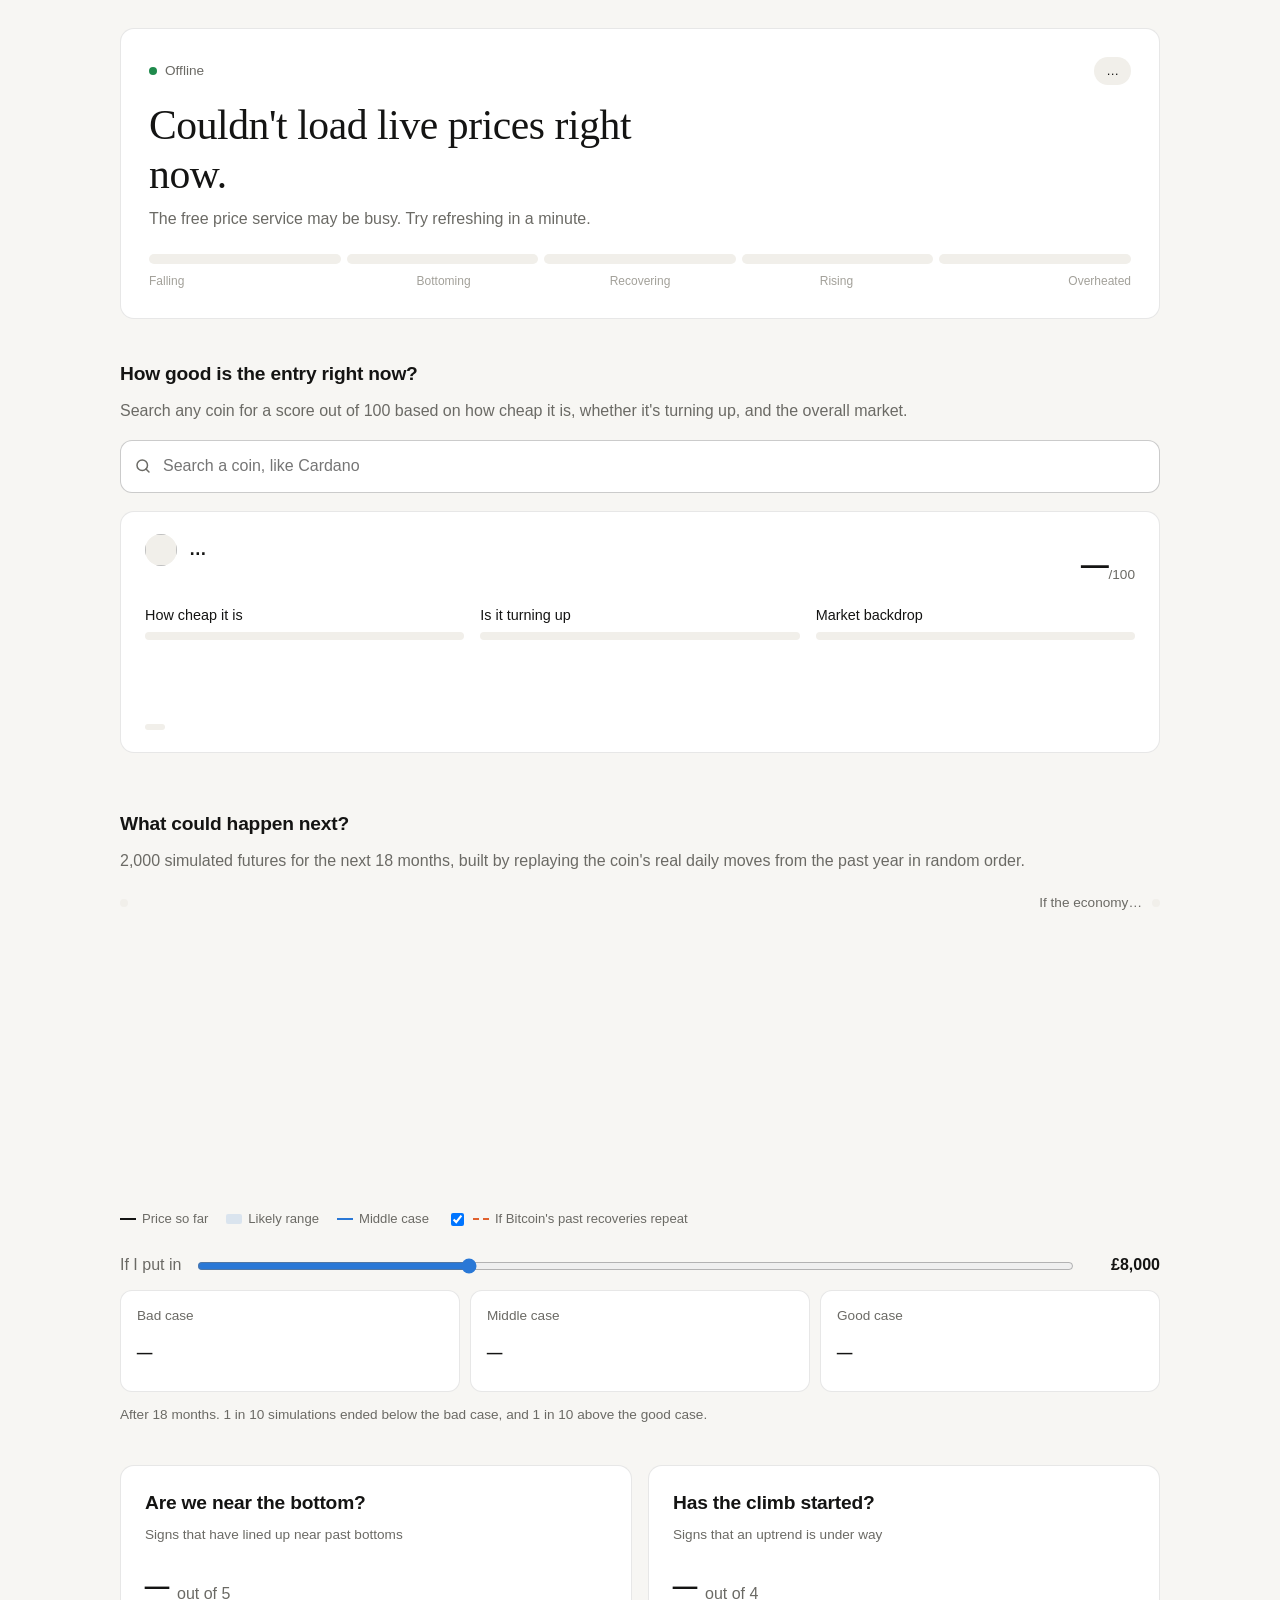
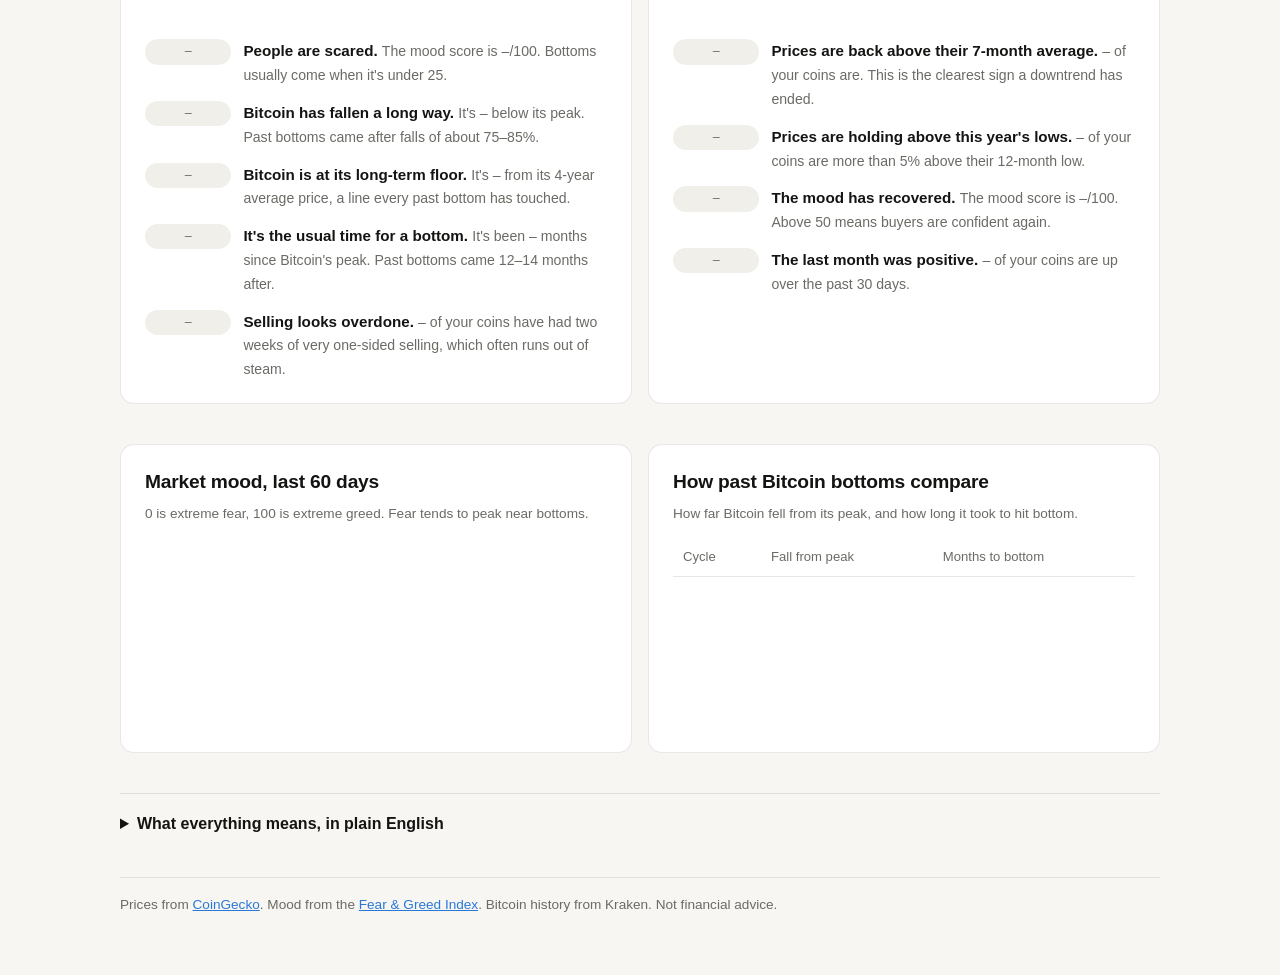
<file: index.html>
<!DOCTYPE html>
<html lang="en-GB">
<head>
  <meta charset="utf-8">
  <meta name="viewport" content="width=device-width, initial-scale=1">
  <title>Crypto outlook: going higher or lower?</title>
  <meta name="description" content="A plain-English read on where the crypto market is in its cycle, with simulated outcomes and an entry score for any coin.">
  <link rel="icon" href="data:image/svg+xml,%3Csvg xmlns='http://www.w3.org/2000/svg' viewBox='0 0 32 32'%3E%3Ccircle cx='16' cy='16' r='14' fill='%232a78d6'/%3E%3Cpath d='M8 20l5-6 4 4 7-8' stroke='white' stroke-width='3' fill='none' stroke-linecap='round' stroke-linejoin='round'/%3E%3C/svg%3E">
  <link rel="stylesheet" href="style.css">
</head>
<body>
  <main class="wrap">

    <header class="hero card" id="verdict">
      <div class="hero-top">
        <span class="live"><span class="live-dot" aria-hidden="true"></span><span id="asof">Loading live prices…</span></span>
        <span class="badge" id="stage-badge">…</span>
      </div>
      <h1 class="hero-line" id="hero-line">Reading the market…</h1>
      <p class="muted" id="hero-sub">Checking prices, the market mood and Bitcoin's cycle.</p>
      <div class="scale" id="scale" aria-hidden="true">
        <span data-stage="falling"></span><span data-stage="bottoming"></span><span data-stage="recovering"></span><span data-stage="rising"></span><span data-stage="overheated"></span>
      </div>
      <div class="scale-labels" aria-hidden="true"><span>Falling</span><span>Bottoming</span><span>Recovering</span><span>Rising</span><span>Overheated</span></div>
      <div class="hidden-lines" hidden>
        <p data-line="falling">Prices are falling and few signs of a bottom have appeared yet.</p>
        <p data-line="bottoming">The market looks close to a bottom, but hasn't turned up yet.</p>
        <p data-line="recovering">Signs of a bottom are in and prices are starting to recover.</p>
        <p data-line="rising">Prices are in an uptrend. The bottom is most likely behind us.</p>
        <p data-line="overheated">Prices have run hot and people are greedy. Past tops looked like this.</p>
      </div>
    </header>

    <section class="block" id="search">
      <h2>How good is the entry right now?</h2>
      <p class="muted">Search any coin for a score out of 100 based on how cheap it is, whether it's turning up, and the overall market.</p>
      <div class="search">
        <svg class="search-icon" viewBox="0 0 24 24" aria-hidden="true"><circle cx="11" cy="11" r="7"/><path d="M20 20l-4-4"/></svg>
        <input id="q" type="search" placeholder="Search a coin, like Cardano" autocomplete="off" aria-label="Search for a coin" aria-controls="suggestions">
        <ul id="suggestions" class="suggestions" role="listbox" hidden></ul>
      </div>
      <p class="error" id="search-error" hidden></p>

      <article class="card score-card" id="score-card" aria-live="polite">
        <div class="score-head">
          <div class="coin-id">
            <img id="sc-img" alt="" width="32" height="32">
            <div>
              <p class="coin-name"><span id="sc-name">…</span> <span class="muted" id="sc-sym"></span></p>
              <p class="muted small" id="sc-price"></p>
            </div>
          </div>
          <div class="score-num"><span id="sc-score">–</span><span class="muted small">/100</span><p class="small" id="sc-word"></p></div>
        </div>
        <div class="meters">
          <div class="meter"><div class="meter-top"><span>How cheap it is</span><span class="muted" id="sc-cheap-v"></span></div><div class="bar"><span id="sc-cheap"></span></div><p class="muted small" id="sc-cheap-t"></p></div>
          <div class="meter"><div class="meter-top"><span>Is it turning up</span><span class="muted" id="sc-turn-v"></span></div><div class="bar"><span id="sc-turn"></span></div><p class="muted small" id="sc-turn-t"></p></div>
          <div class="meter"><div class="meter-top"><span>Market backdrop</span><span class="muted" id="sc-back-v"></span></div><div class="bar"><span id="sc-back"></span></div><p class="muted small" id="sc-back-t"></p></div>
        </div>
        <div class="spark" id="sc-spark"></div>
        <div class="risk-row"><span class="pill" id="sc-risk"></span><span class="muted small" id="sc-risk-t"></span></div>
      </article>

      <div class="rank" id="rank" aria-label="Scores for your coins"></div>
    </section>

    <section class="block" id="outcomes">
      <h2>What could happen next?</h2>
      <p class="muted">2,000 simulated futures for the next 18 months, built by replaying the coin's real daily moves from the past year in random order.</p>
      <div class="controls">
        <div class="seg" id="coin-tabs" role="tablist" aria-label="Coin"></div>
        <div class="seg-wrap">
          <span class="muted small">If the economy…</span>
          <div class="seg" id="scenario-tabs" role="tablist" aria-label="Economy scenario"></div>
        </div>
      </div>
      <p class="muted small" id="scenario-note"></p>
      <div class="chart" id="fan"></div>
      <div class="legend">
        <span><i class="lg-past"></i>Price so far</span>
        <span><i class="lg-band"></i>Likely range</span>
        <span><i class="lg-mid"></i>Middle case</span>
        <label><input type="checkbox" id="show-history" checked> <i class="lg-hist"></i>If Bitcoin's past recoveries repeat</label>
      </div>

      <div class="calc">
        <div class="calc-row">
          <label for="amount">If I put in</label>
          <input type="range" id="amount" min="500" max="25000" step="500" value="8000">
          <output id="amount-out" for="amount">£8,000</output>
        </div>
        <div class="tiles">
          <div class="tile"><p class="muted small">Bad case</p><p class="tile-num" id="out-bad">–</p><p class="muted small" id="out-bad-x"></p></div>
          <div class="tile"><p class="muted small">Middle case</p><p class="tile-num" id="out-mid">–</p><p class="muted small" id="out-mid-x"></p></div>
          <div class="tile"><p class="muted small">Good case</p><p class="tile-num" id="out-good">–</p><p class="muted small" id="out-good-x"></p></div>
        </div>
        <p class="muted small">After 18 months. 1 in 10 simulations ended below the bad case, and 1 in 10 above the good case.</p>
      </div>
    </section>

    <section class="two" id="signs">
      <article class="card" id="bottom-card">
        <h2>Are we near the bottom?</h2>
        <p class="muted small">Signs that have lined up near past bottoms</p>
        <div class="big-score"><span id="bottom-score">–</span><span class="muted">out of 5</span></div>
        <div class="segs" id="bottom-segs"></div>
        <ul class="signs">
          <li><span class="pill" data-sign="mood">–</span><div><b>People are scared.</b> <span class="muted">The mood score is <span data-val="mood">–</span>/100. Bottoms usually come when it's under 25.</span></div></li>
          <li><span class="pill" data-sign="drop">–</span><div><b>Bitcoin has fallen a long way.</b> <span class="muted">It's <span data-val="drop">–</span> below its peak. Past bottoms came after falls of about 75–85%.</span></div></li>
          <li><span class="pill" data-sign="floor">–</span><div><b>Bitcoin is at its long-term floor.</b> <span class="muted">It's <span data-val="floor">–</span> from its 4-year average price, a line every past bottom has touched.</span></div></li>
          <li><span class="pill" data-sign="timing">–</span><div><b>It's the usual time for a bottom.</b> <span class="muted">It's been <span data-val="timing">–</span> months since Bitcoin's peak. Past bottoms came 12–14 months after.</span></div></li>
          <li><span class="pill" data-sign="stretch">–</span><div><b>Selling looks overdone.</b> <span class="muted"><span data-val="stretch">–</span> of your coins have had two weeks of very one-sided selling, which often runs out of steam.</span></div></li>
        </ul>
      </article>
      <article class="card" id="climb-card">
        <h2>Has the climb started?</h2>
        <p class="muted small">Signs that an uptrend is under way</p>
        <div class="big-score"><span id="climb-score">–</span><span class="muted">out of 4</span></div>
        <div class="segs" id="climb-segs"></div>
        <ul class="signs">
          <li><span class="pill" data-sign="trend">–</span><div><b>Prices are back above their 7-month average.</b> <span class="muted"><span data-val="trend">–</span> of your coins are. This is the clearest sign a downtrend has ended.</span></div></li>
          <li><span class="pill" data-sign="holding">–</span><div><b>Prices are holding above this year's lows.</b> <span class="muted"><span data-val="holding">–</span> of your coins are more than 5% above their 12-month low.</span></div></li>
          <li><span class="pill" data-sign="mood_up">–</span><div><b>The mood has recovered.</b> <span class="muted">The mood score is <span data-val="mood_up">–</span>/100. Above 50 means buyers are confident again.</span></div></li>
          <li><span class="pill" data-sign="month">–</span><div><b>The last month was positive.</b> <span class="muted"><span data-val="month">–</span> of your coins are up over the past 30 days.</span></div></li>
        </ul>
      </article>
    </section>

    <section class="two" id="context">
      <article class="card" id="mood">
        <h2>Market mood, last 60 days</h2>
        <p class="muted small">0 is extreme fear, 100 is extreme greed. Fear tends to peak near bottoms.</p>
        <div class="chart" id="mood-chart"></div>
      </article>
      <article class="card" id="cycles">
        <h2>How past Bitcoin bottoms compare</h2>
        <p class="muted small">How far Bitcoin fell from its peak, and how long it took to hit bottom.</p>
        <div class="table-wrap">
          <table>
            <thead><tr><th>Cycle</th><th>Fall from peak</th><th>Months to bottom</th></tr></thead>
            <tbody id="cycles-body"></tbody>
          </table>
        </div>
      </article>
    </section>

    <details class="explainer" id="explainer">
      <summary>What everything means, in plain English</summary>
      <p><b>Market mood</b> is the Crypto Fear &amp; Greed Index. It blends price swings, trading volume, social media and surveys into one 0–100 score. Very low scores mean most people are scared and many have already sold, which is often near a low.</p>
      <p><b>7-month average</b> is the average price over the last 200 days. Below it, the trend is down. When a coin climbs back above it and stays there, the trend has usually turned.</p>
      <p><b>4-year average</b> is Bitcoin's average weekly price over about four years (the 200-week average). Every past bear market has bottomed near or just under it.</p>
      <p><b>Selling looks overdone</b> uses a measure of how one-sided the last 14 days were (RSI under 30). When almost every day has been down, sellers are often close to running out.</p>
      <p><b>Entry score</b> is 55% how cheap the coin is against its all-time high, 25% whether it's turning up, and 20% the market backdrop. A high score means the price and timing look good. It says nothing about whether the project itself is any good, which is why the risk label sits next to it.</p>
      <p><b>Simulations</b> shuffle each coin's real daily price moves from the past year into 2,000 possible paths, then nudge them up or down for the economy you pick. The past-recovery lines show what Bitcoin actually did after its 2019 and 2022 bottoms, applied to today's price.</p>
      <p>None of this can tell you the exact bottom, and markets can stay fearful for months. It's information to help you decide, not financial advice.</p>
    </details>

    <footer class="foot muted small">
      <p>Prices from <a href="https://www.coingecko.com" target="_blank" rel="noopener">CoinGecko</a>. Mood from the <a href="https://alternative.me/crypto/fear-and-greed-index/" target="_blank" rel="noopener">Fear &amp; Greed Index</a>. Bitcoin history from Kraken. Not financial advice.</p>
    </footer>
  </main>
  <script type="module" src="app.js"></script>
</body>
</html>
</file>
<file: style.css>
:root {
  --bg: #f7f6f3;
  --panel: #ffffff;
  --panel-2: #f1efea;
  --fg: #141413;
  --muted: #6b6a65;
  --faint: #a3a19a;
  --line: rgba(20, 20, 19, 0.1);
  --line-strong: rgba(20, 20, 19, 0.22);
  --accent: #2a78d6;
  --accent-soft: rgba(42, 120, 214, 0.14);
  --accent-softer: rgba(42, 120, 214, 0.08);
  --orange: #e0612e;
  --ok: #1f8a4c;
  --ok-bg: #e3f3e9;
  --warn: #9a6400;
  --warn-bg: #fbf0d6;
  --bad: #b8322f;
  --bad-bg: #fbe5e4;
  --stage-falling: #d03b3b;
  --stage-bottoming: #ec835a;
  --stage-recovering: #fab219;
  --stage-rising: #3fae5a;
  --stage-overheated: #8a5cd6;
  --radius: 14px;
  --sans: ui-sans-serif, -apple-system, BlinkMacSystemFont, 'Segoe UI', Inter, Roboto, sans-serif;
  --serif: 'Iowan Old Style', 'Palatino Linotype', Georgia, 'Times New Roman', serif;
}

@media (prefers-color-scheme: dark) {
  :root {
    --bg: #161615;
    --panel: #1f1f1d;
    --panel-2: #2a2a27;
    --fg: #f0efea;
    --muted: #a8a69e;
    --faint: #6f6d66;
    --line: rgba(255, 255, 255, 0.1);
    --line-strong: rgba(255, 255, 255, 0.24);
    --accent: #4b93ea;
    --accent-soft: rgba(75, 147, 234, 0.22);
    --accent-softer: rgba(75, 147, 234, 0.1);
    --orange: #f07a4a;
    --ok: #5cc982;
    --ok-bg: #18301f;
    --warn: #f0b84a;
    --warn-bg: #352a12;
    --bad: #f07d79;
    --bad-bg: #3a1d1c;
  }
}

* { box-sizing: border-box; }
html { -webkit-text-size-adjust: 100%; }
body { margin: 0; background: var(--bg); color: var(--fg); font: 16px/1.55 var(--sans); }
a { color: var(--accent); }
h1, h2, p { margin: 0; }
h2 { font-size: 1.2rem; font-weight: 600; letter-spacing: -0.01em; }
.wrap { max-width: 1080px; margin: 0 auto; padding: 28px 20px 60px; display: flex; flex-direction: column; gap: 40px; }
.muted { color: var(--muted); }
.small { font-size: 0.85rem; }
.card { background: var(--panel); border: 1px solid var(--line); border-radius: var(--radius); padding: 22px 24px; }
.block { display: flex; flex-direction: column; gap: 10px; }
.two { display: grid; grid-template-columns: repeat(auto-fit, minmax(min(100%, 420px), 1fr)); gap: 16px; }
.two .card { display: flex; flex-direction: column; gap: 6px; }

/* hero */
.hero { padding: 28px; }
.hero-top { display: flex; justify-content: space-between; align-items: center; gap: 12px; flex-wrap: wrap; font-size: 0.85rem; color: var(--muted); }
.live { display: inline-flex; align-items: center; gap: 8px; }
.live-dot { width: 8px; height: 8px; border-radius: 50%; background: var(--ok); }
.badge { font-size: 0.8rem; padding: 4px 12px; border-radius: 999px; background: var(--panel-2); color: var(--fg); }
.badge[data-stage] { color: #1b1b1a; }
.badge[data-stage=falling] { background: var(--stage-falling); color: #fff; }
.badge[data-stage=bottoming] { background: var(--stage-bottoming); }
.badge[data-stage=recovering] { background: var(--stage-recovering); }
.badge[data-stage=rising] { background: var(--stage-rising); }
.badge[data-stage=overheated] { background: var(--stage-overheated); color: #fff; }
.hero-line { font-family: var(--serif); font-weight: 400; font-size: clamp(1.7rem, 4vw, 2.6rem); line-height: 1.18; margin: 16px 0 8px; max-width: 24ch; letter-spacing: -0.01em; }
.scale { display: flex; gap: 6px; margin-top: 22px; }
.scale span { flex: 1; height: 10px; border-radius: 5px; background: var(--panel-2); transition: background .3s; }
.scale span.on[data-stage=falling] { background: var(--stage-falling); }
.scale span.on[data-stage=bottoming] { background: var(--stage-bottoming); }
.scale span.on[data-stage=recovering] { background: var(--stage-recovering); }
.scale span.on[data-stage=rising] { background: var(--stage-rising); }
.scale span.on[data-stage=overheated] { background: var(--stage-overheated); }
.scale span.here { outline: 2px solid var(--fg); outline-offset: 3px; }
.scale-labels { display: flex; justify-content: space-between; font-size: 0.75rem; color: var(--faint); margin-top: 8px; }
.scale-labels span { flex: 1; text-align: center; }
.scale-labels span:first-child { text-align: left; }
.scale-labels span:last-child { text-align: right; }

/* search */
.search { position: relative; margin-top: 6px; }
.search-icon { position: absolute; left: 14px; top: 50%; width: 18px; height: 18px; transform: translateY(-50%); fill: none; stroke: var(--muted); stroke-width: 2; stroke-linecap: round; }
.search input { width: 100%; font: inherit; padding: 13px 14px 13px 42px; border-radius: 12px; border: 1px solid var(--line-strong); background: var(--panel); color: var(--fg); outline: none; }
.search input:focus { border-color: var(--accent); box-shadow: 0 0 0 3px var(--accent-soft); }
.suggestions { position: absolute; z-index: 5; left: 0; right: 0; top: calc(100% + 6px); list-style: none; margin: 0; padding: 6px; background: var(--panel); border: 1px solid var(--line-strong); border-radius: 12px; box-shadow: 0 10px 30px rgba(0,0,0,.12); }
.suggestions li { display: flex; align-items: center; gap: 10px; padding: 9px 10px; border-radius: 8px; cursor: pointer; }
.suggestions li[aria-selected=true], .suggestions li:hover { background: var(--panel-2); }
.suggestions img { width: 22px; height: 22px; border-radius: 50%; }
.suggestions .rank-no { margin-left: auto; font-size: 0.8rem; color: var(--faint); }
.error { color: var(--bad); font-size: 0.85rem; }

.score-card { margin-top: 8px; display: flex; flex-direction: column; gap: 16px; }
.score-head { display: flex; justify-content: space-between; align-items: flex-start; gap: 16px; flex-wrap: wrap; }
.coin-id { display: flex; gap: 12px; align-items: center; }
.coin-id img { border-radius: 50%; background: var(--panel-2); }
.coin-name { font-weight: 600; font-size: 1.1rem; }
.score-num { text-align: right; }
.score-num > span:first-child { font-family: var(--serif); font-size: 3.4rem; line-height: 1; font-variant-numeric: tabular-nums; }
.meters { display: grid; grid-template-columns: repeat(auto-fit, minmax(200px, 1fr)); gap: 16px; }
.meter-top { display: flex; justify-content: space-between; font-size: 0.9rem; }
.bar { height: 8px; background: var(--panel-2); border-radius: 4px; overflow: hidden; margin: 6px 0 4px; }
.bar span { display: block; height: 100%; width: 0; background: var(--accent); border-radius: 4px; transition: width .5s ease-out; }
.spark { height: 48px; }
.risk-row { display: flex; gap: 10px; align-items: center; flex-wrap: wrap; }
.pill { display: inline-block; font-size: 0.78rem; padding: 3px 10px; border-radius: 999px; background: var(--panel-2); color: var(--muted); white-space: nowrap; text-align: center; }
.pill.ok, .pill.yes { background: var(--ok-bg); color: var(--ok); }
.pill.warn, .pill.nearly { background: var(--warn-bg); color: var(--warn); }
.pill.bad { background: var(--bad-bg); color: var(--bad); }
.rank { display: grid; grid-template-columns: repeat(auto-fit, minmax(150px, 1fr)); gap: 10px; margin-top: 6px; }
.rank button { font: inherit; color: inherit; text-align: left; background: var(--panel); border: 1px solid var(--line); border-radius: 12px; padding: 10px 14px; cursor: pointer; display: flex; justify-content: space-between; align-items: center; gap: 8px; }
.rank button:hover { border-color: var(--line-strong); }
.rank button[aria-pressed=true] { border-color: var(--accent); box-shadow: 0 0 0 2px var(--accent-soft); }
.rank .r-score { font-family: var(--serif); font-size: 1.6rem; font-variant-numeric: tabular-nums; }

/* outcomes */
.controls { display: flex; justify-content: space-between; align-items: center; gap: 12px; flex-wrap: wrap; margin-top: 8px; }
.seg-wrap { display: flex; align-items: center; gap: 10px; flex-wrap: wrap; }
.seg { display: inline-flex; flex-wrap: wrap; gap: 4px; background: var(--panel-2); padding: 4px; border-radius: 10px; }
.seg button { font: inherit; font-size: 0.88rem; border: 0; background: transparent; color: var(--muted); padding: 6px 12px; border-radius: 7px; cursor: pointer; }
.seg button[aria-selected=true] { background: var(--panel); color: var(--fg); box-shadow: 0 1px 2px rgba(0,0,0,.08); }
.chart { position: relative; min-height: 200px; }
#fan { min-height: 260px; margin-top: 6px; }
.legend { display: flex; flex-wrap: wrap; gap: 8px 18px; font-size: 0.82rem; color: var(--muted); }
.legend span, .legend label { display: inline-flex; align-items: center; gap: 6px; }
.legend label { cursor: pointer; }
.legend i { display: inline-block; width: 16px; }
.lg-past { height: 2px; background: var(--fg); }
.lg-band { height: 10px; border-radius: 2px; background: var(--accent-soft); }
.lg-mid { height: 2px; background: var(--accent); }
.lg-hist { height: 0; border-top: 2px dashed var(--orange); }

.calc { margin-top: 14px; display: flex; flex-direction: column; gap: 12px; }
.calc-row { display: flex; align-items: center; gap: 14px; flex-wrap: wrap; }
.calc-row label { color: var(--muted); }
.calc-row input[type=range] { flex: 1; min-width: 160px; accent-color: var(--accent); }
.calc-row output { font-weight: 600; min-width: 70px; text-align: right; font-variant-numeric: tabular-nums; }
.tiles { display: grid; grid-template-columns: repeat(auto-fit, minmax(150px, 1fr)); gap: 10px; }
.tile { background: var(--panel); border: 1px solid var(--line); border-radius: 12px; padding: 14px 16px; }
.tile-num { font-family: var(--serif); font-size: 1.9rem; font-variant-numeric: tabular-nums; margin: 2px 0; }

/* signs */
.big-score { display: flex; align-items: baseline; gap: 8px; margin-top: 8px; }
.big-score > span:first-child { font-family: var(--serif); font-size: 3rem; line-height: 1; font-variant-numeric: tabular-nums; }
.segs { display: flex; gap: 4px; margin: 8px 0 6px; }
.segs span { flex: 1; height: 8px; border-radius: 4px; background: var(--panel-2); }
.segs span.on { background: var(--ok); }
.segs span.half { background: var(--stage-recovering); }
.signs { list-style: none; padding: 0; margin: 6px 0 0; display: flex; flex-direction: column; gap: 14px; }
.signs li { display: grid; grid-template-columns: 5.4rem 1fr; gap: 12px; align-items: start; font-size: 0.95rem; }
.signs b { font-weight: 600; }
.signs .muted { font-size: 0.88rem; }

/* tables */
.table-wrap { overflow-x: auto; margin-top: 8px; }
table { width: 100%; border-collapse: collapse; font-variant-numeric: tabular-nums; font-size: 0.92rem; }
th, td { text-align: left; padding: 9px 10px; border-bottom: 1px solid var(--line); }
th { color: var(--muted); font-weight: 500; font-size: 0.82rem; }
tr.now td { font-weight: 600; }
tr.now td:first-child::after { content: ' (now)'; font-weight: 400; color: var(--muted); }

/* charts */
.ch-label { fill: var(--muted); font: 11px var(--sans); }
.ch-grid { stroke: var(--line); }
.ch-future { fill: var(--accent-softer); opacity: .5; }
.ch-band-outer { fill: var(--accent-soft); opacity: .7; }
.ch-band-inner { fill: var(--accent-soft); }
.ch-median { fill: none; stroke: var(--accent); stroke-width: 2; }
.ch-overlay { fill: none; stroke: var(--orange); stroke-width: 1.8; stroke-dasharray: 5 4; }
.ch-overlay.alt { stroke-dasharray: 2 4; }
.ch-past { fill: none; stroke: var(--fg); stroke-width: 1.8; stroke-linejoin: round; }
.ch-today { stroke: var(--line-strong); stroke-dasharray: 2 3; }
.ch-dot { fill: var(--fg); stroke: var(--panel); stroke-width: 2; }
.ch-guide { stroke: var(--line-strong); }
.ch-zone-fear { fill: var(--bad); opacity: .08; }
.ch-zone-greed { fill: var(--ok); opacity: .08; }
.ch-spark { fill: none; stroke: var(--accent); stroke-width: 1.6; }
.ch-tip { position: absolute; top: 0; pointer-events: none; background: var(--panel); border: 1px solid var(--line-strong); border-radius: 8px; padding: 7px 10px; font-size: 0.8rem; white-space: nowrap; box-shadow: 0 6px 20px rgba(0,0,0,.12); z-index: 3; }
.ch-tip .d { color: var(--muted); }
.ch-tip .m { color: var(--muted); font-size: 0.75rem; }

/* explainer */
.explainer { border-top: 1px solid var(--line); padding-top: 18px; }
.explainer summary { cursor: pointer; font-weight: 600; }
.explainer p { margin-top: 12px; max-width: 72ch; color: var(--muted); }
.explainer b { color: var(--fg); }
.foot { border-top: 1px solid var(--line); padding-top: 16px; }

.loading { opacity: .55; }
@media (prefers-reduced-motion: reduce) { * { transition: none !important; } }
@media (max-width: 560px) {
  .wrap { padding: 18px 14px 40px; gap: 32px; }
  .card, .hero { padding: 18px; }
  .signs li { grid-template-columns: 1fr; gap: 4px; }
  .signs .pill { justify-self: start; }
  .scale-labels { font-size: 0.65rem; }
}
</file>
